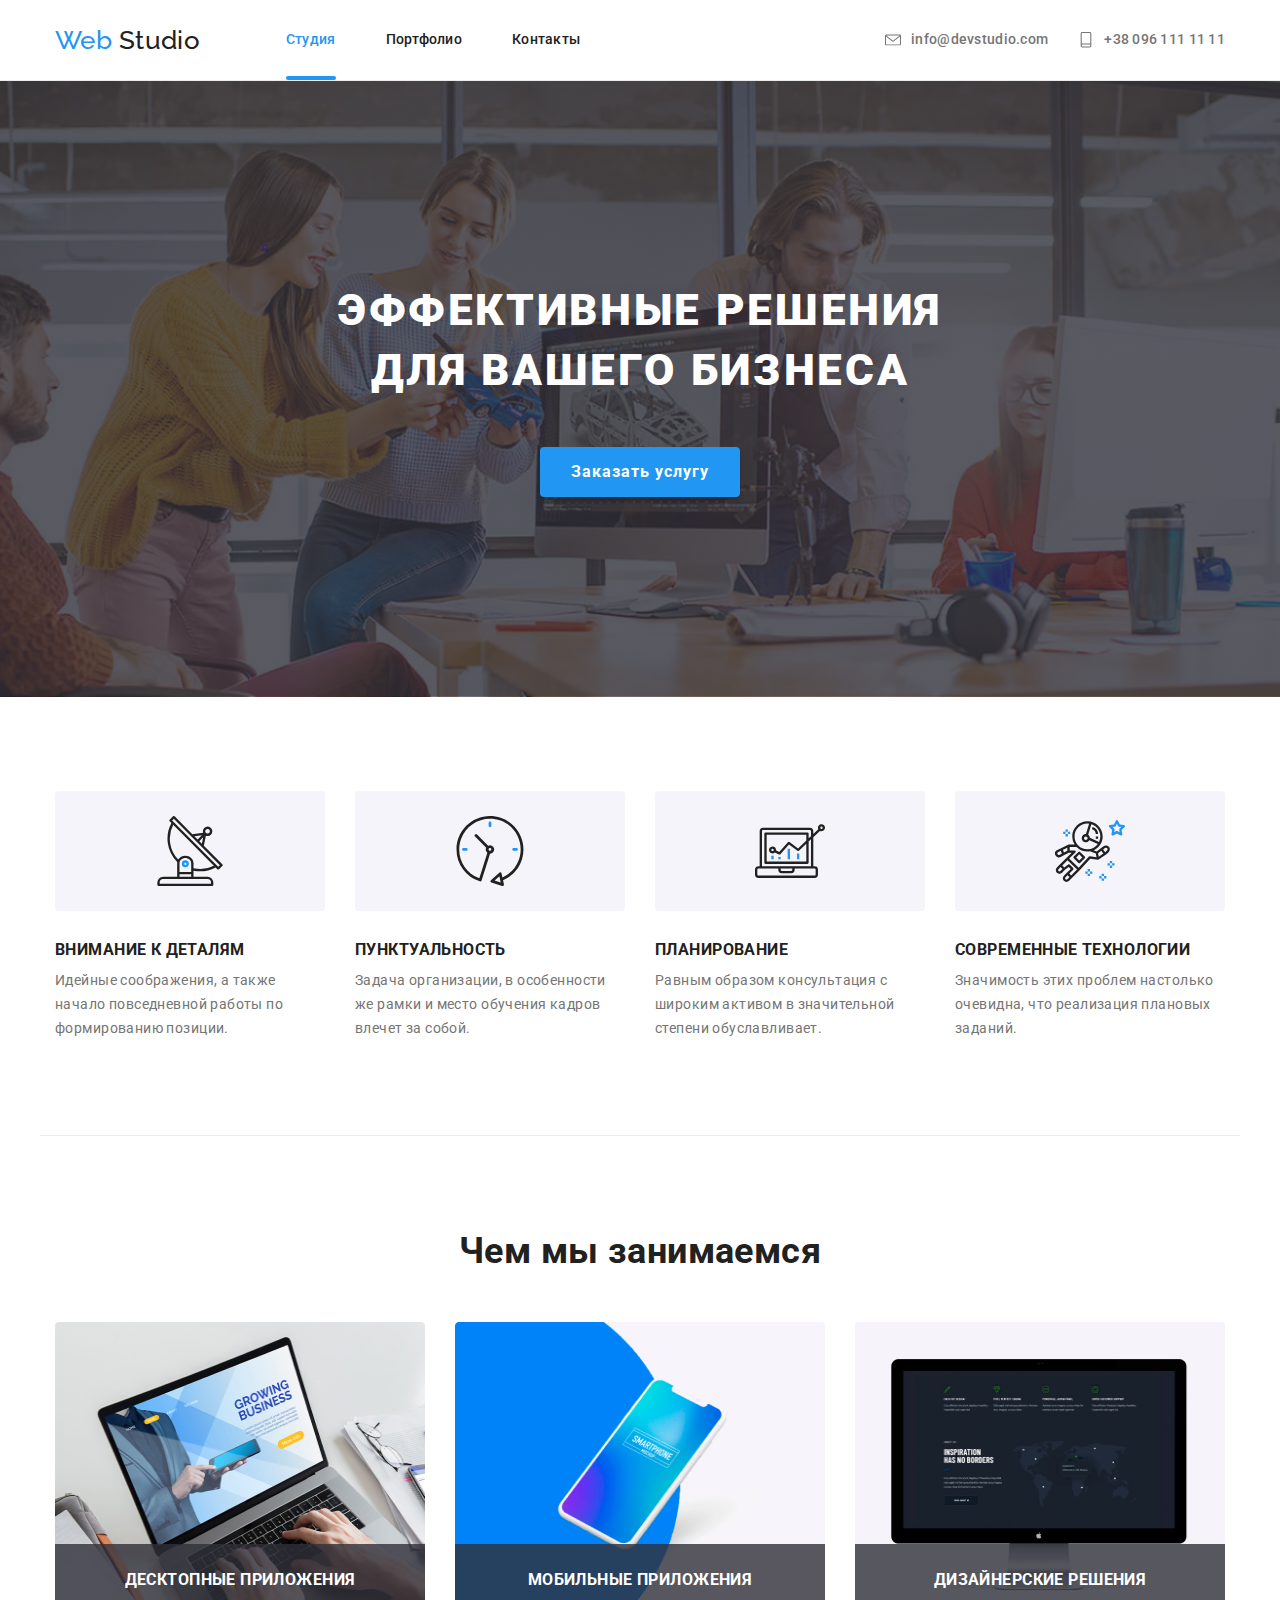
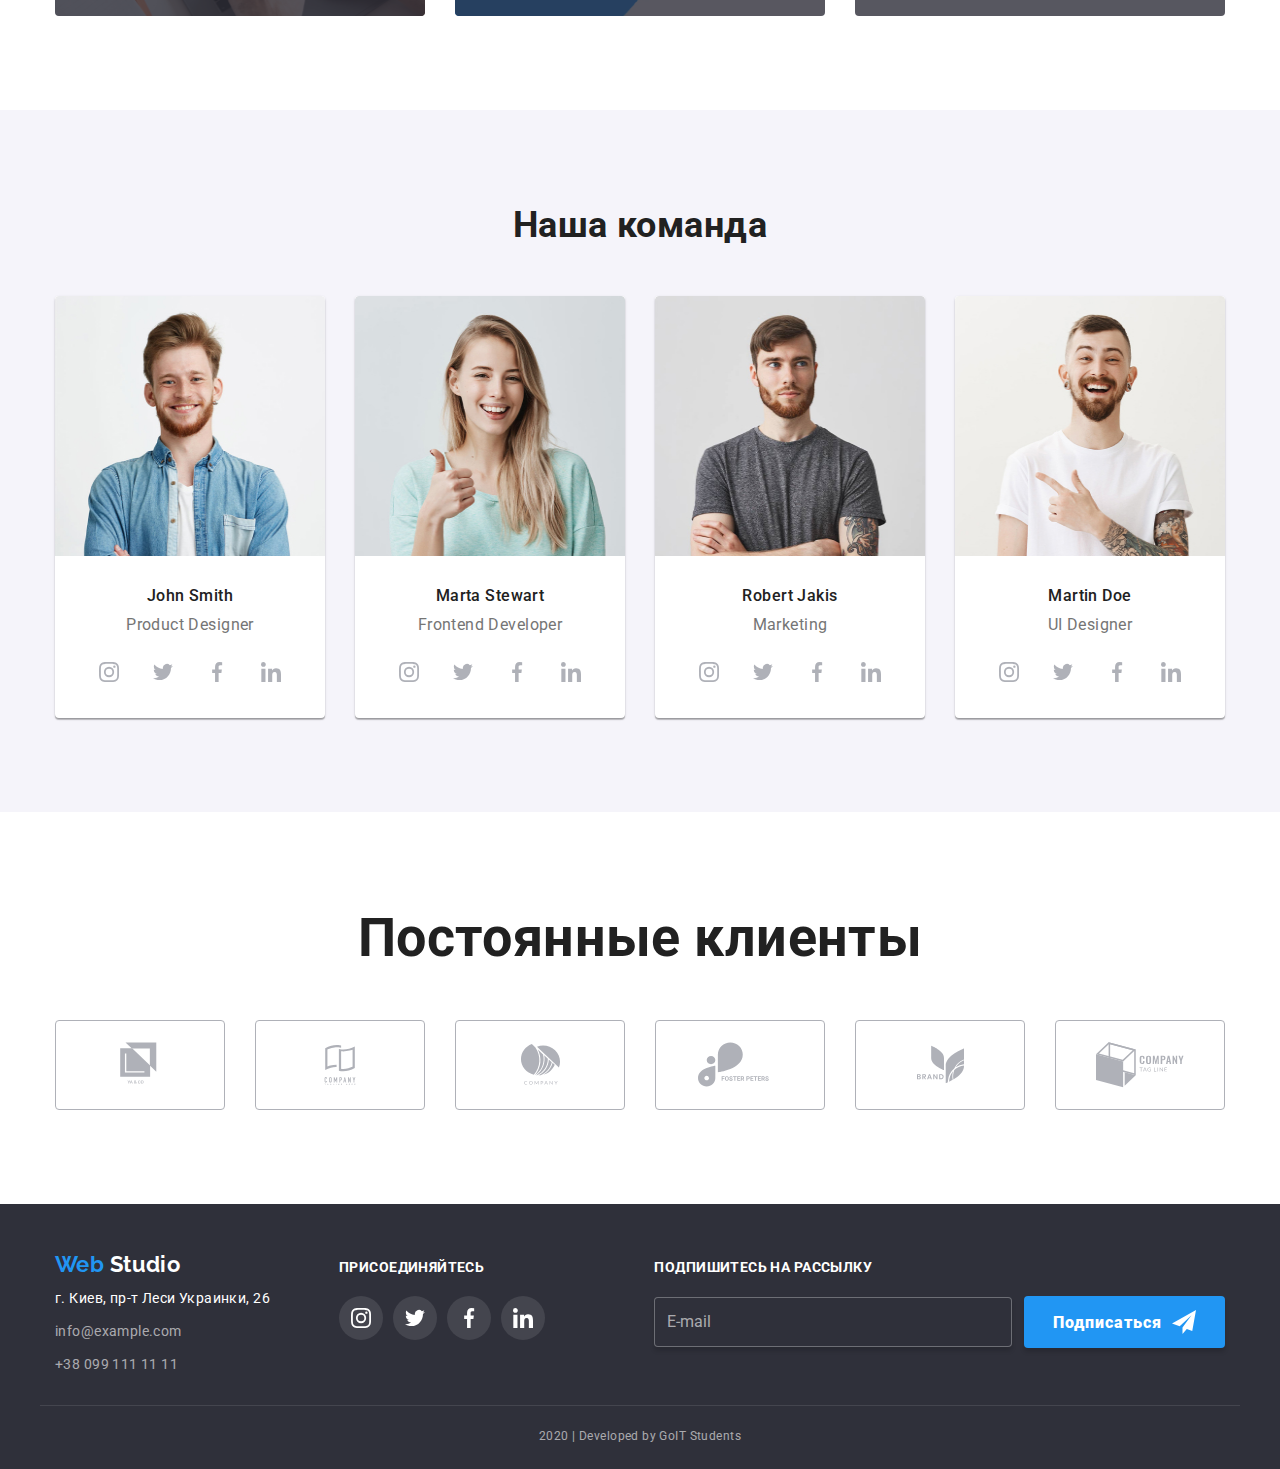
<file: index.html>
<!DOCTYPE html>
<html lang="ru">
  <head>
    <meta charset="UTF-8" />
    <meta name="viewport" content="width=device-width, initial-scale=1.0" />
    <title>Web Studio</title>
    <link
      href="https://fonts.googleapis.com/css2?family=Raleway:wght@700&family=Roboto:wght@400;500;700;900&display=swap"
      rel="stylesheet"
    />
    <link
      rel="stylesheet"
      href="https://cdnjs.cloudflare.com/ajax/libs/modern-normalize/0.6.0/modern-normalize.min.css"
    />
    <link rel="stylesheet" href="./css/styles.css" />
  </head>
  <body>
    <!-- Шапка сайта -->
    <header>
      <nav class="container main-nav">
        <a class="title-nav" href="./index.html"> <span>Web</span> Studio </a>

        <ul class="site-nav list">
          <li class="item">
            <a class="current" href="./index.html">Студия</a>
          </li>
          <li class="item"><a href="./portfolio.html">Портфолио</a></li>
          <li class="item"><a href="">Контакты</a></li>
        </ul>

        <ul class="adres-nav list">
          <li class="item">
            <a class="img-adres-nav" href="mailto:info@devstudio.com">
              <svg class="icon-adres-nav" width="16" height="16" >
                <use xlink:href="./images/sprite.svg#envelope" />
              </svg>
              info@devstudio.com
            </a>
          </li>
          <li class="item">
            <a class="img-adres-nav" href="tel:+380961111111">
              <svg class="icon-adres-nav" width="16" height="16" >
                <use xlink:href="./images/sprite.svg#phone" />
              </svg>
              +38 096 111 11 11
            </a>
          </li>
        </ul>
      </nav>
    </header>
    <main>
      <!-- Герой -->
      <section class="hero">
        <h1>
          эффективные решения <br />
          для вашего бизнеса
        </h1>
        <button class="btn" data-open-modal>Заказать услугу</button>
       <!-- Модалка -->
        <div class="backdrop is-hidden" data-modal>
          <div class="modal">
            <b>Оставьте свои данные, мы вам перезвоним</b>
            <form class="form js-speaker-form">
              <div class="form-field">
                <div class="img-modal">
                  <svg class="icon-modal" width="18" height="18" >
                    <use xlink:href="./images/sprite.svg#person-black" />
                  </svg>
                </div>
                <input
                type="text"
                name="name"
                id="name"
                placeholder=" "
                autofocus
              />
              <label for="name" class="form-label">Имя</label>
              </div>
              <div class="form-field">
                <div class="img-modal">
                  <svg class="icon-modal" width="18" height="18" >
                    <use xlink:href="./images/sprite.svg#phone-black" />
                  </svg>
                </div>
                <input
                type="tel"
                name="tel"
                id="tel"
                placeholder=" "
              />
              <label for="tel" class="form-label">Телефон</label>
              </div>
              <div class="form-field">
                <div class="img-modal">
                  <svg class="icon-modal" width="18" height="18" >
                    <use xlink:href="./images/sprite.svg#email-black" />
                  </svg>
                </div>
                <input 
                type="email" 
                name="mail" 
                id="mail" 
                placeholder=" " 
                />
                <label for="mail" class="form-label">Почта</label>
              </div>
              <div class="form-field">
                <textarea
                  class="comment"
                  name="comment"
                  id="comment"
                  rows="8"
                  placeholder=" "
              ></textarea>
              <label for="comment" class="form-label-textarea">Комментарий</label>
              </div>
               <label class="policy">
                  <input class="checkbox" type="checkbox" name="policy" />
                  <span class="img-check"></span>
                  Соглашаюсь с рассылкой и принимаю  
                  <a href="">Условия договора</a>
                </label>
              <button class="btn" type="submit">Отправить</button>
            <button type="submit" class="modal-close" data-close-modal>
              <svg class="close-back" width="18" height="18" >
                <use xlink:href="./images/sprite.svg#close-back" />
              </svg>
            </button>
          </form>
          </div>
        </div>
      </section>
      <!-- Функции -->
      <section class="function-main">
        <!-- <h2></h2> -->
        <ul class="function list container">
          <li class="item">
            <div class="img-function" >
              <svg class="icon-function" width="70" height="70">
                <use xlink:href="./images/sprite.svg#antenna" />
              </svg>
            </div>
            <h3>Внимание к деталям</h3>
            <p>
              Идейные соображения, а также начало повседневной работы по
              формированию позиции.
            </p>
          </li>
          <li class="item">
            <div class="img-function">
              <svg class="icon-function" width="70" height="70">
                <use xlink:href="./images/sprite.svg#clock" />
              </svg>
            </div>
            <h3>Пунктуальность</h3>
            <p>
              Задача организации, в особенности же рамки и место обучения кадров
              влечет за собой.
            </p>  
          </li>
          <li class="item">
            <div class="img-function">
              <svg class="icon-function" width="70" height="70">
                <use xlink:href="./images/sprite.svg#diagram" />
              </svg>
            </div>
            <h3>Планирование</h3>
            <p>
              Равным образом консультация с широким активом в значительной
              степени обуславливает.
            </p>
          </li>
          <li class="item">
            <div class="img-function">
              <svg class="icon-function" width="70" height="70">
                <use xlink:href="./images/sprite.svg#astronaut1" />
              </svg>
            </div>
            <h3>Современные технологии</h3>
            <p>
              Значимость этих проблем настолько очевидна, что реализация
              плановых заданий.
            </p>
          </li>
        </ul>
      </section>
      <!-- Предложения -->
      <section class="propose-main">
        <h2>Чем мы занимаемся</h2>
        <ul class="propose list container">
          <li class="item">
            <a href="">
              <img
                src="./images/studio-img/komp.jpg"
                alt="Ноутбук"
                width="370"
                height="294"
              />
              <h3>Десктопные приложения</h3>
            </a>
          </li>
          <li class="item">
            <a href="">
              <img
                src="./images/studio-img/mobila.jpg"
                alt="Смартфон"
                width="370"
                height="294"
              />
              <h3>Мобильные приложения</h3>
            </a>
          </li>
          <li class="item">
            <a href="">
              <img
                src="./images/studio-img/monik.jpg"
                alt="Монитор"
                width="370"
                height="294"
              />
              <h3>Дизайнерские решения</h3>
            </a>
          </li>
        </ul>
      </section>
      <!-- Команда -->
      <section class="team">
        <h2>Наша команда</h2>
        <ul class="us list container">
          <li class="item">
            <div>
              <img
                src="./images/studio-img/john.jpg"
                alt="Фото Ваня"
                width="270"
                height="260"
              />
            </div>
            <h3>John Smith</h3>
            <p>Product Designer</p>
            <ul class="social list">
              <li class="item-link">
                <a class="img-social" href="">
                  <svg class="icon-social">
                    <use xlink:href="./images/sprite.svg#instagram" />
                  </svg>
                </a>
              </li>
              <li class="item-link">
                <a class="img-social" href="">
                  <svg class="icon-social">
                    <use xlink:href="./images/sprite.svg#twitter" />
                  </svg>
                </a>
              </li>
              <li class="item-link">
                <a class="img-social" href="">
                  <svg class="icon-social">
                    <use xlink:href="./images/sprite.svg#facebook" />
                  </svg>
                </a>
              </li>
              <li class="item-link">
                <a class="img-social" href="">
                  <svg class="icon-social">
                    <use xlink:href="./images/sprite.svg#linkedin" />
                  </svg>
                </a>
              </li>
            </ul>
          </li>
          <li class="item">
            <div>
              <img
                src="./images/studio-img/Marta.jpg"
                alt="Фото Марта"
                width="270"
                height="260"
              />
            </div>
            <h3>Marta Stewart</h3>
            <p>Frontend Developer</p>
            <ul class="social list">
              <li class="item-link">
                <a class="img-social" href="">
                  <svg class="icon-social">
                    <use xlink:href="./images/sprite.svg#instagram" />
                  </svg>
                </a>
              </li>
              <li class="item-link">
                <a class="img-social" href="">
                  <svg class="icon-social">
                    <use xlink:href="./images/sprite.svg#twitter" />
                  </svg>
                </a>
              </li>
              <li class="item-link">
                <a class="img-social" href="">
                  <svg class="icon-social">
                    <use xlink:href="./images/sprite.svg#facebook" />
                  </svg>
                </a>
              </li>
              <li class="item-link">
                <a class="img-social" href="">
                  <svg class="icon-social">
                    <use xlink:href="./images/sprite.svg#linkedin" />
                  </svg>
                </a>
              </li>
            </ul>
          </li>
          <li class="item">
            <div>
              <img
                src="./images/studio-img/Robert.jpg"
                alt="Фото Роберт"
                width="270"
                height="260"
              />
            </div>
            <h3>Robert Jakis</h3>
            <p>Marketing</p>
            <ul class="social list">
              <li class="item-link">
                <a class="img-social" href="">
                  <svg class="icon-social">
                    <use xlink:href="./images/sprite.svg#instagram" />
                  </svg>
                </a>
              </li>
              <li class="item-link">
                <a class="img-social" href="">
                  <svg class="icon-social">
                    <use xlink:href="./images/sprite.svg#twitter" />
                  </svg>
                </a>
              </li>
              <li class="item-link">
                <a class="img-social" href="">
                  <svg class="icon-social">
                    <use xlink:href="./images/sprite.svg#facebook" />
                  </svg>
                </a>
              </li>
              <li class="item-link">
                <a class="img-social" href="">
                  <svg class="icon-social">
                    <use xlink:href="./images/sprite.svg#linkedin" />
                  </svg>
                </a>
              </li>
            </ul>
          </li>
          <li class="item">
            <div>
              <img
                src="./images/studio-img/Martin.jpg"
                alt="Фото Мартин"
                width="270"
                height="260"
              />
            </div>
            <h3>Martin Doe</h3>
            <p>UI Designer</p>
            <ul class="social list">
              <li class="item-link">
                <a class="img-social" href="">
                  <svg class="icon-social">
                    <use xlink:href="./images/sprite.svg#instagram" />
                  </svg>
                </a>
              </li>
              <li class="item-link">
                <a class="img-social" href="">
                  <svg class="icon-social">
                    <use xlink:href="./images/sprite.svg#twitter" />
                  </svg>
                </a>
              </li>
              <li class="item-link">
                <a class="img-social" href="">
                  <svg class="icon-social">
                    <use xlink:href="./images/sprite.svg#facebook" />
                  </svg>
                </a>
              </li>
              <li class="item-link">
                <a class="img-social" href="">
                  <svg class="icon-social">
                    <use xlink:href="./images/sprite.svg#linkedin" />
                  </svg>
                </a>
              </li>
            </ul>
          </li>
        </ul>
      </section>
      <!-- Клиенты -->
      <section class="company">
        <h2>Постоянные клиенты</h2>
        <ul class="client list container">
          <li class="item">
            <a class="img-client" href="">
              <svg class="icon-client" width="44" height="49">
                <use href="./images/sprite.svg#company1"></use>
              </svg>
            </a>
          </li>
          <li class="item">
            <a class="img-client" href="">
              <svg class="icon-company" width="40" height="52">
                <use href="./images/sprite.svg#company2"></use>
              </svg>
            </a>
          </li>
          <li class="item">
            <a class="img-client" href="">
              <svg class="icon-company" width="41" height="47">
                <use href="./images/sprite.svg#company3"></use>
              </svg> 
            </a>
          </li>
          <li class="item">
            <a class="img-client" href="">
              <svg class="icon-company" width="183" height="84">
                <use href="./images/sprite.svg#company4"></use>
              </svg>
            </a>
          </li>
          <li class="item">
            <a class="img-client" href="">
              <svg class="icon-company" width="59" height="47">
                <use href="./images/sprite.svg#company5"></use>
              </svg>
            </a>
          </li>
          <li class="item">
            <a class="img-client" href="">
              <svg class="icon-company" width="178" height="88">
                <use href="./images/sprite.svg#company6"></use>
              </svg>
            </a>
          </li>
        </ul>
      </section>
    </main>
    <!-- Футер -->
    <footer>
      <div class="logo-adress-main container">
        <!-- Адрес -->
        <div class="logo-adress">
          <a class="title-footer" href="./index.html">
            <span class="web">Web</span> Studio
          </a>
          <address>
            <span class="city"> г. Киев, пр-т Леси Украинки, 26 </span> <br />
            <a class="mail" href="mailto:info@example.com">info@example.com</a>
            <br />
            <a href="tel:+380991111111">+38 099 111 11 11</a>
          </address>
        </div>
        <!-- Присоединяйтесь -->
        <div class="connect">
          <b>Присоединяйтесь</b>
          <ul class="join list">
            <li class="item-link">
              <a class="img-join" href="">
                <svg class="icon-join">
                  <use xlink:href="./images/sprite.svg#instagram2" />
                </svg>
              </a>
            </li>
            <li class="item-link">
              <a class="img-join" href="">
                <svg class="icon-join">
                  <use xlink:href="./images/sprite.svg#twitter2" />
                </svg>
              </a>
            </li>
            <li class="item-link">
              <a class="img-join" href="">
                <svg class="icon-join">
                  <use xlink:href="./images/sprite.svg#facebook2" />
                </svg>
              </a>
            </li>
            <li class="item-link">
              <a class="img-join" href="">
                <svg class="icon-join">
                  <use xlink:href="./images/sprite.svg#linkedin2" />
                </svg>
              </a>
            </li>
          </ul>
        </div>
        <!-- Подписаться -->
        <div class="subscribe">
          <b>Подпишитесь на рассылку</b>
          <div class="sub-input">
            <form>
              <input type="email" placeholder="E-mail" />
            </form>
            <button class="button" type="submit">
              Подписаться
              <svg class="icon-send" width="24" height="24"> 
                <use xlink:href="./images/sprite.svg#iconsend" />
              </svg>
            </button>
          </div>
        </div>
      </div>
      <p class="container">2020 | Developed by GoIT Students</p>
    </footer>
    <script src="./js/modal.js"></script>
    <script src="/js/form.js"></script>
  </body>
</html>
</file>
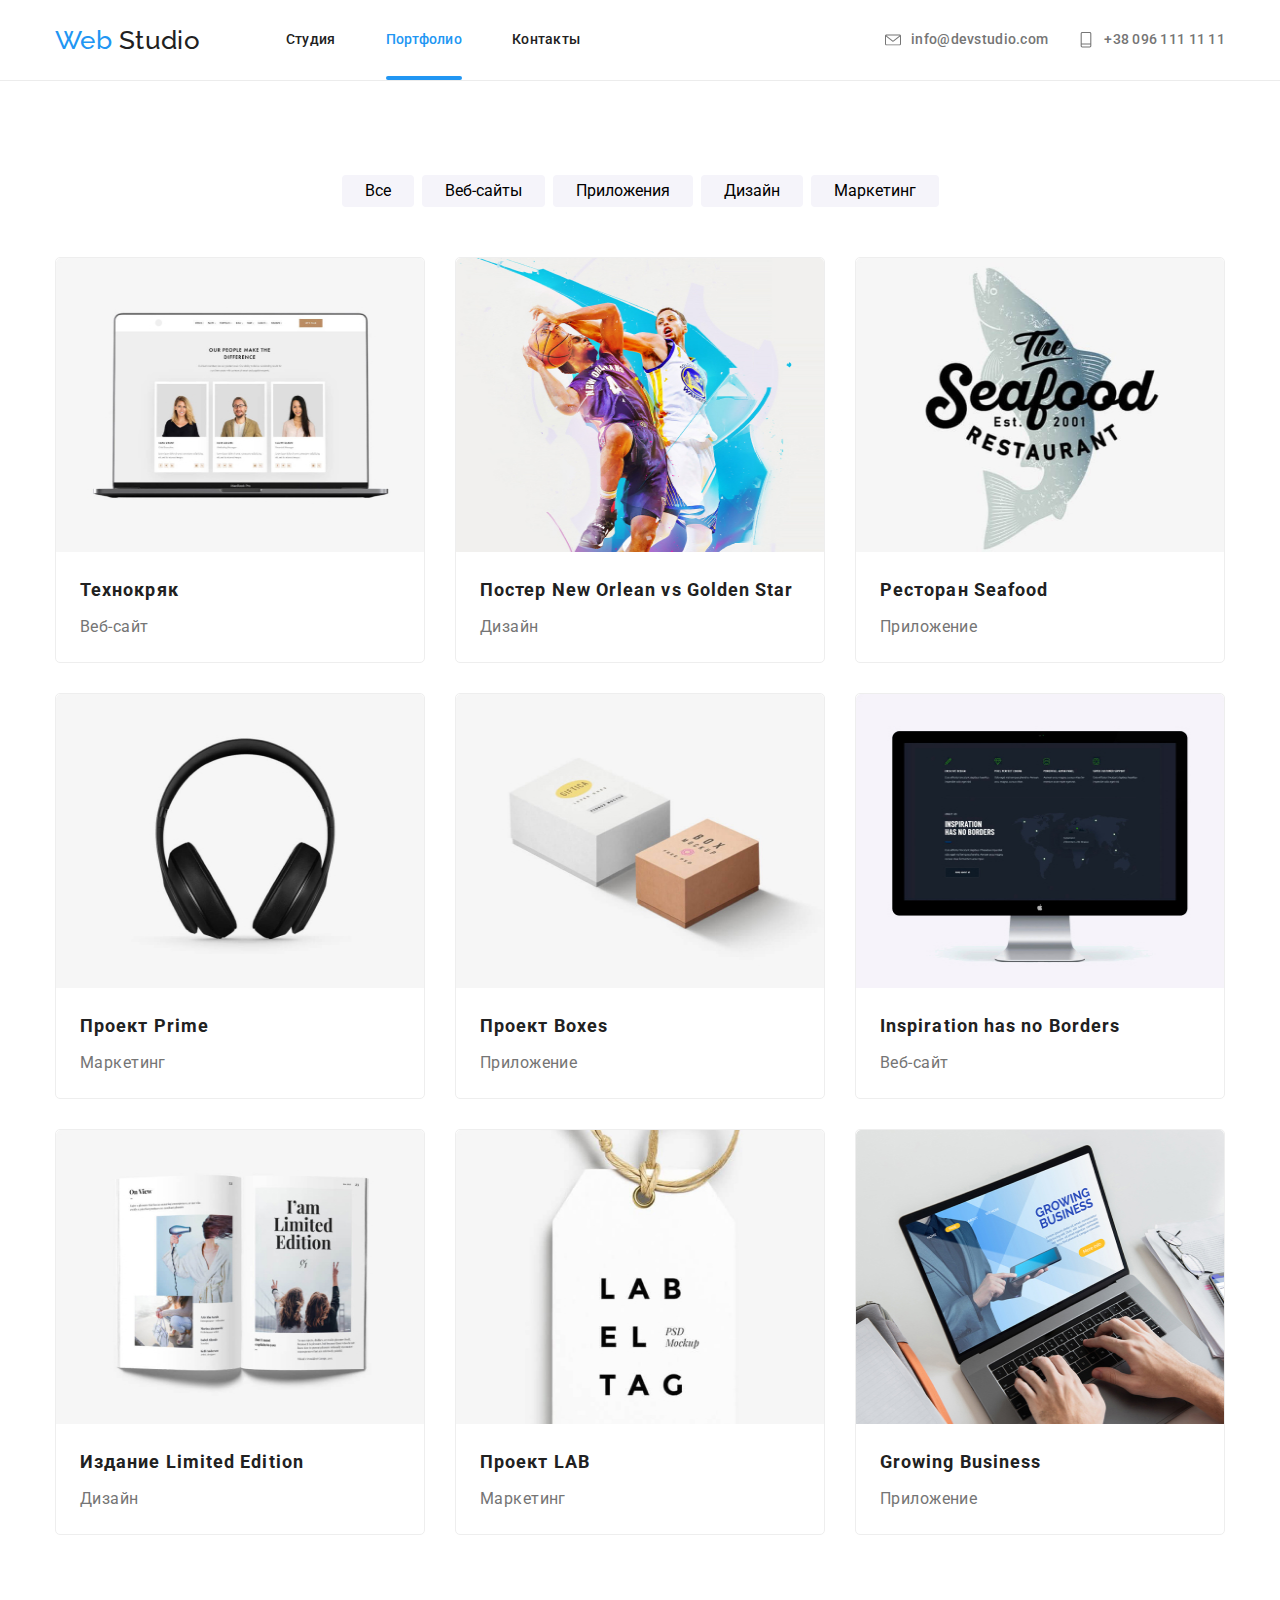
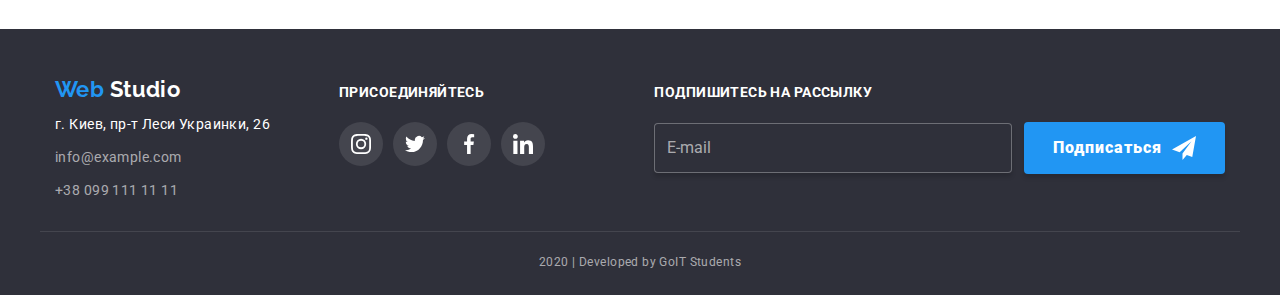
<file: portfolio.html>
<!DOCTYPE html>
<html lang="ru">
  <head>
    <meta charset="UTF-8" />
    <meta name="viewport" content="width=device-width, initial-scale=1.0" />
    <title>Web Studio</title>
    <link
      href="https://fonts.googleapis.com/css2?family=Raleway:wght@700&family=Roboto:wght@400;500;700;900&display=swap"
      rel="stylesheet"
    />
    <link
      rel="stylesheet"
      href="https://cdnjs.cloudflare.com/ajax/libs/modern-normalize/0.6.0/modern-normalize.min.css"
    />
    <link rel="stylesheet" href="./css/styles.css" />
  </head>
  <body>
    <!-- Шапка сайта -->
    <header>
      <nav class="container main-nav">
        <a class="title-nav" href="./index.html"> <span>Web</span> Studio </a>

        <ul class="site-nav list">
          <li class="item">
            <a href="./index.html">Студия</a>
          </li>
          <li class="item">
            <a class="current" href="./portfolio.html">Портфолио</a>
          </li>
          <li class="item"><a href="">Контакты</a></li>
        </ul>
        <ul class="adres-nav list">
          <li class="item">
            <a class="img-adres-nav" href="mailto:info@devstudio.com">
              <svg class="icon-adres-nav" width="16" height="16">
                <use xlink:href="./images/sprite.svg#envelope" />
              </svg>
              info@devstudio.com
            </a>
          </li>
          <li class="item">
            <a class="img-adres-nav" href="tel:+380961111111">
              <svg class="icon-adres-nav" width="16" height="16" >
                <use xlink:href="./images/sprite.svg#phone" />
              </svg>
              +38 096 111 11 11
            </a>
          </li>
        </ul>
      </nav>
    </header>
    <main>
      <!-- Меню -->
      <section>
        <ul class="menu list container">
          <li class="item"><button type="button">Все</button></li>
          <li class="item"><button type="button">Веб-сайты</button></li>
          <li class="item"><button type="button">Приложения</button></li>
          <li class="item"><button type="button">Дизайн</button></li>
          <li class="item"><button type="button">Маркетинг</button></li>
        </ul>
        <!-- Проекти -->
        <ul class="project list container">
          <li class="item">
            <a href="">
              <div class="card-img">
                <img
                src="./images/portfolio-img/techtocrack.jpg"
                alt="Ноутбк с веб страницей"
                width="370"
                height="294"
              />
                <p class="card-img-text">
                  Технокряк это современная площадка распространения коронавируса. Компании используют эту платформу для цифрового
                  шпионажа и атак на защищённые сервера конкурентов.
                </p>
              </div>
              <div class="card-content">
                <h3>Технокряк</h3>
                <p class="type-card">Веб-сайт</p>
                
              </div>
            </a>
          </li>
          <li class="item">
            <a href="">
              <div class="card-img">
                <img
                src="./images/portfolio-img/bask.jpg"
                alt="Баскетболисты"
                width="370"
                height="294"
              />
                <p class="card-img-text">
                  Технокряк это современная площадка распространения коронавируса. Компании используют эту платформу для цифрового
                  шпионажа и атак на защищённые сервера конкурентов.
                </p>
              </div>
              <div class="card-content">
                <h3>Постер New Orlean vs Golden Star</h3>
                <p class="type-card">Дизайн</p>
                
              </div>
            </a>
          </li>
          <li class="item">
            <a href="">
              <div class="card-img">
                <img
                src="./images/portfolio-img/restoran.jpg"
                alt="Логотип ресторана сиафуд"
                width="370"
                height="294"
              />
              <p class="card-img-text">
                Технокряк это современная площадка распространения коронавируса. Компании используют эту платформу для цифрового
                шпионажа и атак на защищённые сервера конкурентов.
              </p>
              </div>
              <div class="card-content">
                <h3>Ресторан Seafood</h3>
                <p class="type-card">Приложение</p>
              </div>
            </a>
          </li>
          <li class="item">
            <a href="">
              <div class="card-img">
                <img
                src="./images/portfolio-img/headphones.jpg"
                alt="Наушники"
                width="370"
                height="294"
              />
              <p class="card-img-text">
                Технокряк это современная площадка распространения коронавируса. Компании используют эту платформу для цифрового
                шпионажа и атак на защищённые сервера конкурентов.
              </p>
              </div>
              <div class="card-content">
                <h3>Проект Prime</h3>
                <p class="type-card">Маркетинг</p>
                
              </div>
            </a>
          </li>
          <li class="item">
            <a href="">
              <div class="card-img">
                <img
                src="./images/portfolio-img/boxes.jpg"
                alt="Коробки"
                width="370"
                height="294"
              />
              <p class="card-img-text">
                Технокряк это современная площадка распространения коронавируса. Компании используют эту платформу для цифрового
                шпионажа и атак на защищённые сервера конкурентов.
              </p>
              </div>
              <div class="card-content">
                <h3>Проект Boxes</h3>
                <p class="type-card">Приложение</p>
                
              </div>
            </a>
          </li>
          <li class="item">
            <a href="">
              <div class="card-img">
                <img
                src="./images/portfolio-img/inspiration.jpg"
                alt="Монитор с сайтом"
                width="370"
                height="294"
              />
              <p class="card-img-text">
                Технокряк это современная площадка распространения коронавируса. Компании используют эту платформу для цифрового
                шпионажа и атак на защищённые сервера конкурентов.
              </p>
              </div>
              <div>
                <h3>Inspiration has no Borders</h3>
                <p class="type-card">Веб-сайт</p>
                
              </div>
            </a>
          </li>
          <li class="item">
            <a href="">
              <div class="card-img">
                <img
                src="./images/portfolio-img/limited.jpg"
                alt="Журнал"
                width="370"
                height="294"
              />
              <p class="card-img-text">
                Технокряк это современная площадка распространения коронавируса. Компании используют эту платформу для цифрового
                шпионажа и атак на защищённые сервера конкурентов.
              </p>
            </div>
              <div class="card-content">
                <h3>Издание Limited Edition</h3>
                <p class="type-card">Дизайн</p>
                
              </div>
            </a>
          </li>
          <li class="item">
            <a href="">
              <div class="card-img">
                <img
                src="./images/portfolio-img/lab.jpg"
                alt="Бирка"
                width="370"
                height="294"
              />
              <p class="card-img-text">
                Технокряк это современная площадка распространения коронавируса. Компании используют эту платформу для цифрового
                шпионажа и атак на защищённые сервера конкурентов.
              </p>
              </div>
              <div class="card-content">
                <h3>Проект LAB</h3>
                <p class="type-card">Маркетинг</p>
                
              </div>
            </a>
          </li>
          <li class="item">
            <a href="">
              <div class="card-img">
                <img
                src="./images/portfolio-img/growing.jpg"
                alt="Ноутбк"
                width="370"
                height="294"
              />
              <p class="card-img-text">
                Технокряк это современная площадка распространения коронавируса. Компании используют эту платформу для цифрового
                шпионажа и атак на защищённые сервера конкурентов.
              </p>
              </div>
              <div class="card-content">
                <h3>Growing Business</h3>
                <p class="type-card">Приложение</p>
                
              </div>
            </a>
          </li>
        </ul>
      </section>
    </main>
    <!-- Футер -->
    <footer>
      <div class="logo-adress-main container">
        <!-- Адрес -->
        <div class="logo-adress">
          <a class="title-footer" href="./index.html">
            <span class="web">Web</span> Studio
          </a>
          <address>
            <span class="city"> г. Киев, пр-т Леси Украинки, 26 </span> <br />
            <a class="mail" href="mailto:info@example.com">info@example.com</a>
            <br />
            <a href="tel:+380991111111">+38 099 111 11 11</a>
          </address>
        </div>
        <!-- Присоединяйтесь -->
        <div class="connect">
          <b>Присоединяйтесь</b>
          <ul class="join list">
            <li class="item-link">
              <a class="img-join" href="">
                <svg class="icon-join">
                  <use xlink:href="./images/sprite.svg#instagram2" />
                </svg>
              </a>
            </li>
            <li class="item-link">
              <a class="img-join" href="">
                <svg class="icon-join">
                  <use xlink:href="./images/sprite.svg#twitter2" />
                </svg>
              </a>
            </li>
            <li class="item-link">
              <a class="img-join" href="">
                <svg class="icon-join">
                  <use xlink:href="./images/sprite.svg#facebook2" />
                </svg>
              </a>
            </li>
            <li class="item-link">
              <a class="img-join" href="">
                <svg class="icon-join">
                  <use xlink:href="./images/sprite.svg#linkedin2" />
                </svg>
              </a>
            </li>
          </ul>
        </div>
        <!-- Подписаться -->
        <div class="subscribe">
          <b>Подпишитесь на рассылку</b>
          <div class="sub-input">
            <form>
              <input type="email" placeholder="E-mail" />
            </form>
            <button class="button" type="submit">
              Подписаться
              <svg class="icon-send" width="24" height="24"> 
                <use xlink:href="./images/sprite.svg#iconsend" />
              </svg>
            </button>
          </div>
        </div>
      </div>
      <p class="container">2020 | Developed by GoIT Students</p>
    </footer>
  </body>
</html>
</file>
<file: css/styles.css>
html {
  box-sizing: border-box;
}

*,
*::before,
*::after {
  box-sizing: inherit;
}

/* основний текст #757575 */
/* другоряний колір #212121 */
/* білий #FFFFFF */
/* наведення #2196F3 */
/* адреса  rgba(255, 255, 255, 0.6)*/
/* фон  #E5E5E5*/
/* фон 2 #f5f4fa */
/* фон подвал #2f303a */
/* колір svg #afb1b8*/

:root {
  --primary-text-color: #757575;
  --title-text-color: #212121;
  --primary-white-color: #ffffff;
  --accent-color: #2196f3;
  --adres-text-color: rgba(255, 255, 255, 0.6);
  --background: #ffffff;
  --second-background: #f5f4fa;
  --footer-background: #2f303a;
  --animation: cubic-bezier(0.4, 0, 0.2, 1);
  --svg4: #afb1b8;
  --color4: currentColor;
  --color5: currentColor;
}

/* background-color */

body {
  color: var(--primary-text-color);
  background-color: var(--background);
  font-family: 'Roboto', sans-serif;
  font-weight: normal;
  font-size: 14px;
  line-height: 1.14;
  letter-spacing: 0.03em;
}
/*  */
a {
  text-decoration: none;
}
/*  */
.list {
  padding: 0;
  margin: 0;
  list-style: none;
}
/*  */
.current {
  color: var(--accent-color);
}
.current::after{
  content:"";
  position: absolute;
  bottom: 0;
  left: 0;
  width: 100%;
  height: 4px;
  border-radius: 2px;
  background-color: var(--accent-color);
}
/*  */
.container {
  margin-left: auto;
  margin-right: auto;
  width: 1200px;
  padding-left: 15px;
  padding-right: 15px;
}
/*  */
.site-nav {
  display: flex;
}
.site-nav .item + .item {
  margin-left: 50px;
}
.site-nav .item {
  position: relative;
  padding-top: 32px;
  padding-bottom: 32px;
}
/*  */
header {
  background-color: var(--primary-white-color);
  font-weight: 500;
  letter-spacing: 0.02em;
  border-bottom: 1px solid #ececec;
}
.adres-nav {
  display: flex;
  margin-left: auto;
}
.adres-nav .item + .item {
  margin-left: 30px;
}
.adres-nav a {
  color: var(--primary-text-color);
}
.img-adres-nav{
  display: flex;
  justify-content: center;
  align-items: center;
}
.icon-adres-nav{
  margin-right: 10px;
}
/*  */
.title-nav {
  margin-right: 86px;
  font-family: Raleway;
  font-size: 26px;
  line-height: 1.19;
}
.main-nav {
  display: flex;
  align-items: center;
}
nav a {
  color: var(--title-text-color);
  transition: color 250ms var(--animation)
}
nav span {
  color: var(--accent-color);
}
/*  */
.site-nav a:hover,
.site-nav a:focus,
.adres-nav a:hover,
.adres-nav a:focus{
  color: var(--accent-color);
}
/*  */
.hero {
  align-items: center;
  text-align: center;
  padding-top: 200px;
  padding-bottom: 200px;
  max-width: 1600px;
  background-color: var(--primary-text-color);
  background-image: linear-gradient(
      to right,
      rgba(47, 48, 58, 0.8),
      rgba(47, 48, 58, 0.8)
    ),
    url(../images/studio-img/header.jpg);
  background-repeat: no-repeat;
  background-position: center;
  background-size: cover;
  margin-left: auto;
  margin-right: auto;
}
.hero h1 {
  font-weight: 900;
  font-size: 44px;
  line-height: 1.36;
  text-align: center;
  letter-spacing: 0.06em;
  text-transform: uppercase;
  margin-top: 0;
  margin-bottom: 46px;
}

h1 {
  color: var(--primary-white-color);
}
/*  */
.btn {
  display: inline-block;
  min-width: 200px;
  height: 50px;
  color: var(--primary-white-color);
  background-color: var(--accent-color);
  font-weight: bold;
  font-size: 16px;
  line-height: 1.87;
  letter-spacing: 0.06em;
  box-shadow: 0px 4px 4px rgba(0, 0, 0, 0.15);
  border-radius: 4px;
  border: 0;
}

.button {
  margin-left: 12px;
  display: inline-block;
  padding: 10px 28px;
  border: 1px solid transparent;
  border-radius: 4px;
  box-shadow: 0px 4px 4px rgba(0, 0, 0, 0.15);
  min-width: 200px;
  text-align: center;
  color: var(--primary-white-color);
  background-color: var(--accent-color);
  font-weight: 900;
  font-size: 16px;
  line-height: 1.87;
  display: flex;
  align-items: center;
  text-align: center;
  letter-spacing: 0.06em;
}
.icon-send{
  width: 24px;
  height: 30px;
  display: flex;
  align-items: center;
  margin-left: 10px;
}
/*  */
.function {
  display: flex;
  align-items: center;
  padding-top: 94px;
  padding-bottom: 94px;
  border-bottom: 1px solid #ececec;
}
.function .item + .item {
  margin-left: 30px;
}
.function div {
  margin-bottom: 30px;
  background-color: var(--second-background);

  border-radius: 4px;
}
.img-function {
  display: flex;
  align-items: center;
  justify-content: center;
  width: 270px;
  height: 120px;
}
.function h3 {
  margin: 0 0 10px;
  color: var(--title-text-color);
  font-weight: bold;
  text-transform: uppercase;
}
.function p {
  margin: 0;
  color: var(--primary-text-color);
  line-height: 1.71;
}
/*  */
.propose {
  display: flex;
}
.propose .item + .item {
  margin-left: 30px;
}
.propose a{
  position: relative;
}
.propose img,
.propose a {
  display: block;
}
.propose-main {
  padding-bottom: 94px;
  padding-top: 94px;
}
.propose-main h2 {
  margin-top: 0px;
  margin-bottom: 50px;
  color: var(--title-text-color);
  font-weight: bold;
  font-size: 36px;
  line-height: 1.17;
  text-align: center;
}
.propose-main h3 {
  margin: 0;
  position: absolute;
  left: 0;
  bottom: 0;
  width: 100%;
  padding: 27px;
  color: var(--primary-white-color);
  background-color: rgba(47, 48, 58, 0.8);
  font-weight: bold;
  text-align: center;
  text-transform: uppercase;
  border-radius: 0px 0px 4px 4px;
}
/*  */
.us {
  display: flex;
}
.us .item + .item {
  margin-left: 30px;
}
.us .item {
  width: 270px;
  overflow: hidden;
  background-color: var(--primary-white-color);
  box-shadow: 0px 2px 1px rgba(0, 0, 0, 0.2), 0px 1px 1px rgba(0, 0, 0, 0.14),
    0px 1px 3px rgba(0, 0, 0, 0.12);
  border-radius: 4px;
}
.team {
  padding-top: 94px;
  padding-bottom: 94px;
  background-color: var(--second-background);
}
.team img{
  display: block;
}
.team h2 {
  margin-top: 0;
  margin-bottom: 50px;
  color: var(--title-text-color);
  font-weight: bold;
  font-size: 36px;
  line-height: 1.17;
  text-align: center;
}
.team h3 {
  margin: 0;
  padding-top: 30px;
  padding-bottom: 10px;
  color: var(--title-text-color);
  font-weight: 500;
  font-size: 16px;
  line-height: 1.19;
  text-align: center;
}
.team p {
  margin: 0;
  padding-bottom: 16px;
  color: var(--primary-text-color);
  font-size: 16px;
  line-height: 1.19;
  text-align: center;
}
.social {
  display: flex;
  justify-content: center;
}

.social .item-link + .item-link {
  margin-left: 10px;
}
.us .social {
  padding-bottom: 24px;
}
.img-social {
  display: flex;
  align-items: center;
  justify-content: center;
  width: 44px;
  height: 44px;
  color: var(--svg4);
  border-radius: 50%;
  transition: background-color 250ms var(--animation),
  color 250ms var(--animation);
  }
.img-social:hover,
.img-social:focus{
  background-color: var(--accent-color);
  color: var(--primary-white-color);
}
.icon-social{
  width: 20px;
  height: 20px;
}
/*  */
.client {
  display: flex;
  justify-content: center;
}
.client .item + .item {
  margin-left: 30px;
}
.img-client:hover,
.img-client:focus{
  border: 1px solid var(--accent-color);
  color: var(--accent-color); 
}
.img-client {
  display: flex;
  align-items: center;
  justify-content: center;
  width: 170px;
  height: 90px;
  color: var(--svg4);
  border: 1px solid #afb1b8;
  border-radius: 4px;
  transition: border 250ms var(--animation),
  color 250ms var(--animation) ; 
}
.company {
  padding-top: 94px;
  padding-bottom: 94px;
  color: var(--title-text-color);
  font-weight: bold;
  font-size: 36px;
  line-height: 1.17;
  text-align: center;
}
.company h2 {
  margin-top: 0;
  margin-bottom: 50px;
}
/*  */

footer {
  color: var(--primary-white-color);
  background-color: var(--footer-background);
}
.logo-adress-main {
  display: flex;
}
.logo-adress {
  padding: 48px 69px 28px 0;
}
.connect {
  padding: 56px 0;
}
.title-footer {
  display: inline-block;
  padding-bottom: 10px;
  font-family: Raleway;
  font-weight: bold;
  font-size: 22px;
  line-height: 1.18;
}
.city,
.mail {
  display: inline-block;
  padding-bottom: 9px;
}

.web {
  color: var(--accent-color);
}

footer a {
  color: var(--primary-white-color);
}

address {
  font-family: Roboto;
  font-style: normal;
  font-weight: normal;
  font-size: 14px;
  line-height: 1.71;
  letter-spacing: 0.03em;
}
.join {
  display: flex;
}
.join .item-link + .item-link {
  margin-left: 10px;
}
.join .item-link {
  display: inline-block;
  width: 44px;
  height: 44px;
}
.join .img-join:hover,
.join .img-join:focus {
  background-color: var(--accent-color);
}
.img-join {
  display: flex;
  align-items: center;
  justify-content: center;
  width: 44px;
  height: 44px;
  border-radius: 50%;
  background-color: rgba(255, 255, 255, 0.1);
  transition: background-color 250ms var(--animation);
}
.icon-join {
  width: 20px;
  height: 20px;
}

address a {
  color: var(--adres-text-color);
}
footer b {
  display: inline-block;
  padding-bottom: 21px;
  font-weight: bold;
  text-transform: uppercase;
}
.subscribe {
  align-items: center;
  margin-left: auto;
  padding-top: 56px;
  padding-bottom: 50px;
}
.sub-input {
  display: flex;
  align-items: center;
}
.sub-input input::placeholder{
  font-size: 16px;
  line-height: 1.88;
  color: rgba(255, 255, 255, 0.6);

}
.subscribe input {
  background-color: var(--footer-background);
  color: rgba(255, 255, 255, 0.6);
  padding: 18px 58px 18px 12px;
  width: 358px;
  height: 50px;
  border: 1px solid rgba(255, 255, 255, 0.3);
  box-sizing: border-box;
  box-shadow: 0px 4px 4px rgba(0, 0, 0, 0.15);
  border-radius: 4px;
}
footer p {
  margin: 0;
  padding: 18px 0px 21px;
  border-top: 1px solid rgba(255, 255, 255, 0.1);
  color: var(--adres-text-color);
  font-size: 12px;
  line-height: 2;
  text-align: center;
}

/* css portfolio */
.menu {
  justify-content: center;
  display: flex;
  color: var(--title-text-color);
  font-weight: 500;
  font-size: 16px;
  line-height: 1.62;
  text-align: center;
  padding-top: 94px;
  padding-bottom: 50px;
}
.menu .item + .item {
  margin-left: 8px;
}
.menu button {
  border: 1px solid transparent;
  padding: 6px 22px;
  background-color: var(--second-background);
  border-radius: 4px;
  transition: background-color 250ms var(--animation),
  color 250ms var(--animation), box-shadow 250ms var(--animation) ;
}
.menu button:hover,
.menu button:focus {
  color: var(--primary-white-color);
  background-color: var(--accent-color);
  box-shadow: 0px 2px 2px rgba(0, 0, 0, 0.12), 0px 1px 2px rgba(0, 0, 0, 0.08),
  0px 3px 1px rgba(0, 0, 0, 0.1);
}
/*  */
.project {
  display: flex;
  flex-wrap: wrap;
}
.project .item {
  display: block;
  width: 370px;
  margin-right: 30px;
  margin-bottom: 30px;
  background: var(--primary-white-color);
  border: 1px solid #eeeeee;
  box-sizing: border-box;
  border-radius: 5px;
}

.card-img{
  position: relative;
  border-top-left-radius: 5px;
  border-top-right-radius: 5px;
}
.card-content {
  border-bottom-right-radius: 5px;
  border-bottom-left-radius: 5px;
}
.project .item:nth-child(3n) {
  margin-right: 0;
}
.project .item:nth-last-child(-n + 3) {
  margin-bottom: 0;
}
.project {
  padding-bottom: 94px;
}
.project .item{
  transition: box-shadow 250ms var(--animation);
}
.project .item:hover,
.project .item:focus{
  box-shadow: 1px 4px 6px rgba(0, 0, 0, 0.16), 0px 4px 4px rgba(0, 0, 0, 0.06),
  0px 1px 1px rgba(0, 0, 0, 0.12);
}
.project h3 {
  margin: 0;
  padding: 20px 24px 4px;
  color: var(--title-text-color);
  font-weight: bold;
  font-size: 18px;
  line-height: 2;
  letter-spacing: 0.06em;
}
.type-card {
  margin: 0;
  padding: 0px 24px 20px;
  color: var(--primary-text-color);
  font-size: 16px;
  line-height: 1.87;
}
.card-img{
  overflow: hidden;
}
.card-img::before{
  display: inline-block;
  content: "";
  position: absolute;
  background-color: rgba(33, 150, 243, 0.9);
}
.card-img-text {
  display: inline-block;
  position: absolute;
  font-size: 18px;
  line-height: 1.55;
  letter-spacing: 0.03em;
  color: var(--primary-white-color);
  padding: 63px 24px;
  margin: 0;
}
.card-img::before,
.card-img-text{
  left: 0;
  top: 0;
  width: 100%;
  height: 100%; 
  opacity: 0;
  transform: translateY(100%);
 transition: transform 250ms var(--animation),
 opacity 250ms var(--animation);
}
.project a:hover .card-img-text,
.project a:hover ::before,
.project a:focus .card-img-text,
.project a:focus ::before{
  transform: translateY(0);
  opacity: 1;
}
.project a,
.project img {
  display: block;
}
/* backdrop */
.backdrop {
  position: fixed;
  z-index: 2;
  top: 0;
  left: 0;
  width: 100%;
  height: 100%;
  background-color: rgba(0, 0, 0, 0.2);
  opacity: 1;
  transition: opacity 250ms var(--animation);
}
.backdrop.is-hidden {
  opacity: 0;
  pointer-events: none;
}
.backdrop.is-hidden .modal {
  transform: translate(-50%, -50%) scale(1.1);
}
.modal {
  position: absolute;
  top: 50%;
  left: 50%;
  min-width: 528px;
  min-height: 581px;
  padding: 40px;
  box-shadow: 0px 2px 1px rgba(0, 0, 0, 0.2), 0px 1px 1px rgba(0, 0, 0, 0.14), 0px 1px 3px rgba(0, 0, 0, 0.12);
  border-radius: 4px;
  background-color: var(--background);
  transform: translate(-50%, -50%) scale(1);
  transition: transform 250ms var(--animation);
}
.modal-close {
  display: flex;
  align-items: center;
  justify-content: center;
  position: absolute;
  right: 0;
  top: 0;
  z-index: 3;
  width: 30px;
  height: 30px;
  background-color: var(--background);
  border-radius: 50%;
  box-shadow: 0px 2px 1px rgba(0, 0, 0, 0.2), 0px 1px 1px rgba(0, 0, 0, 0.14), 0px 1px 3px rgba(0, 0, 0, 0.12);
  transform: translate(25%, -25%);
  border: 0;
}
.modal b {
  display: inline-block;
  color: var(--title-text-color);
  font-size: 20px;
  line-height: 1.15;
  letter-spacing: 0.03em;
  padding-bottom: 30px;
  }
.form-field {
  position: relative;
}
.form-field input{
  width: 100%;
  height: 40px;
  padding-left: 42px;
  margin-bottom: 28px;
  color: var(--title-text-color);
  border: 1px solid rgba(33, 33, 33, 0.2);
  box-sizing: border-box;
  border-radius: 4px;
} 

.form-label{
  left: 42px;
}
.form-label-textarea{
  left: 16px;
}
.form-label,
.form-label-textarea {
  position: absolute;
  top: 20px;
  transform: translateY(-50%);

  font-size: 14px;
  line-height: 1.14;
  letter-spacing: 0.01em;
  color: var(--primary-text-color);
  transition: transform 250ms var(--animation),
   left 250ms var(--animation),
   color 250ms var(--animation);
 }

.comment{
  width: 100%;
  min-height: 120px;
  border: 1px solid rgba(33, 33, 33, 0.2);
  box-sizing: border-box;
  border-radius: 4px;
  padding: 12px 16px;
  margin-bottom: 20px;
  resize: none;
}
.img-modal{
  position: absolute;
  top: 11px;
  left: 16px;
}
.form-field:focus-within .icon-modal{
  fill: var(--accent-color);
}
.form-field input:not(:placeholder-shown) + .form-label,
textarea:not(:placeholder-shown) + .form-label-textarea,
.form-field:focus-within .form-label,
.form-field:focus-within .form-label-textarea {
  transform: translateY(-40px);
  left: 16px;
  color: var(--accent-color);
 
 }

.policy {
  margin-bottom: 30px ;
  color: var(--primary-text-color);
  font-size: 14px;
  line-height: 1.71;
  letter-spacing: 0.03em;
  display: flex;
  align-items: center;
  justify-content: center;
}
.policy a{
  display: inline-block;
  color: var(--accent-color);
  text-decoration: underline;
}
.checkbox {
  position: absolute;
  width: 1px;
  height: 1px;
  margin: -1px;
  border: 0;
  padding: 0;
  clip: rect(0 0 0 0);
  overflow: hidden;
}
.img-check {
  display: inline-block;
  width: 15px;
  height: 15px;
  margin-right: 8px;
  border: 2px solid #212121;
  border-radius: 2px;
  transition: transform 250ms var(--animation);
}
.checkbox:checked ~ .img-check{
  transform: scale(1.1);
  background-color: var(--accent-color);
  background-origin: border-box;
  background-image: url(../images/icon-check.svg);
  background-size: contain;
  background-origin: border-box;
  border-color: transparent;
}
</file>
